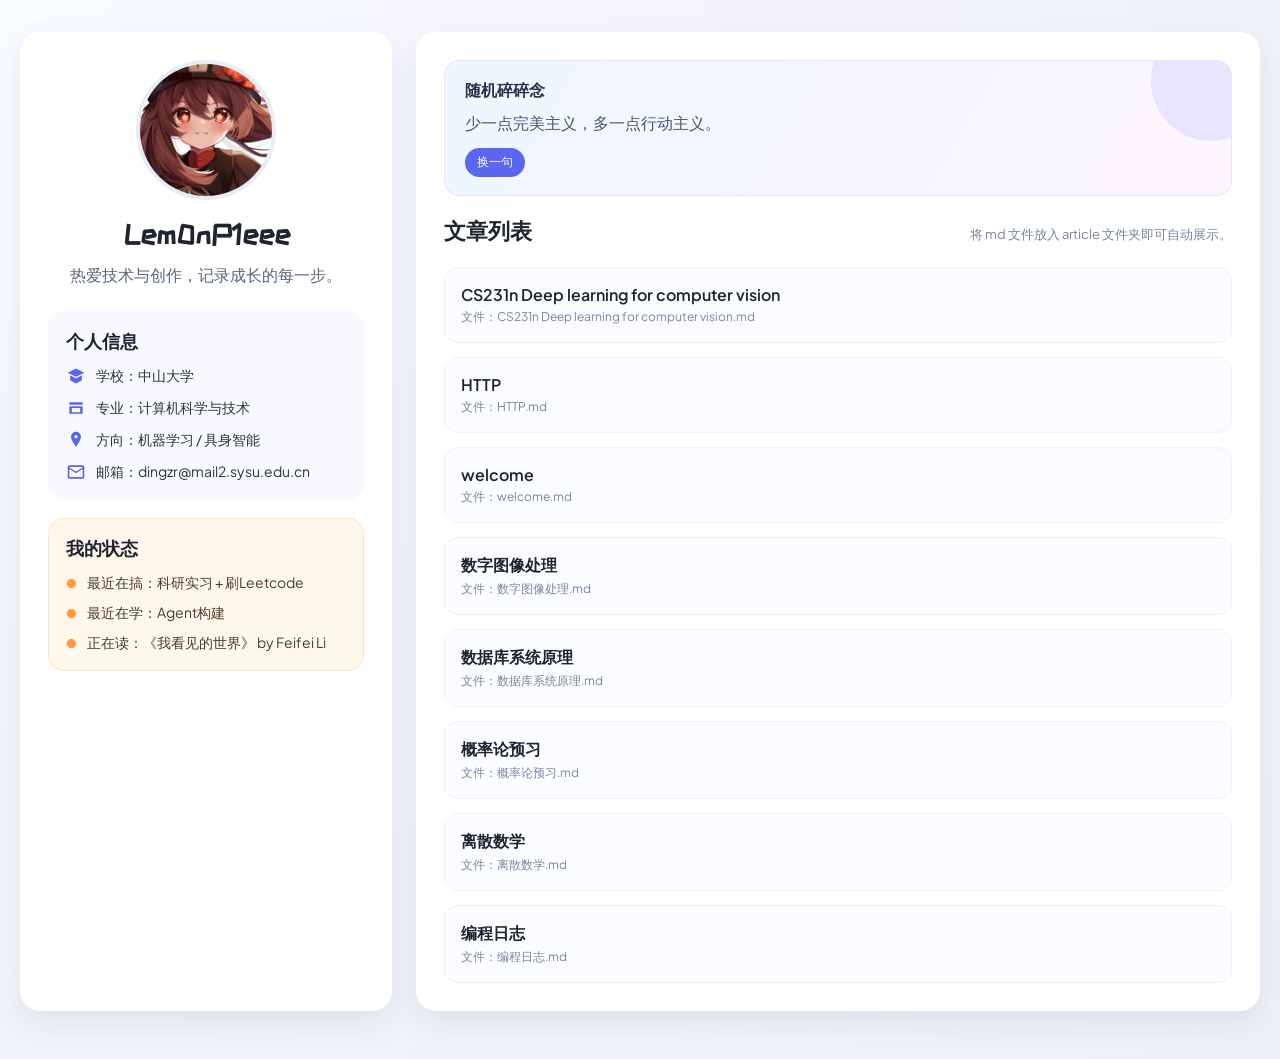
<file: index.html>
<!DOCTYPE html>
<html lang="zh-CN">
  <head>
    <meta charset="UTF-8" />
    <meta name="viewport" content="width=device-width, initial-scale=1.0" />
    <title>lem0npieee | 个人主页</title>
    <link rel="stylesheet" href="styles.css" />
  </head>
  <body>
    <div class="page">
      <aside class="profile">
        <div class="avatar-wrap">
          <img class="avatar" src="touxiang.png" alt="头像" />
        </div>
        <h1 class="name">Lem0nP1eee</h1>
        <p class="tagline">热爱技术与创作，记录成长的每一步。</p>
        <div class="info-card">
          <h2 class="section-title">个人信息</h2>
          <ul class="info-list">
            <li>
              <svg class="icon" viewBox="0 0 24 24" aria-hidden="true">
                <path
                  d="M12 3L2 8l10 5 10-5-10-5zm-7 8v6l7 4 7-4v-6l-7 4-7-4z"
                  fill="currentColor"
                />
              </svg>
              <span>学校：中山大学</span>
            </li>
            <li>
              <svg class="icon" viewBox="0 0 24 24" aria-hidden="true">
                <path
                  d="M4 5h16v3H4V5zm0 5h16v9H4v-9zm3 2v5h10v-5H7z"
                  fill="currentColor"
                />
              </svg>
              <span>专业：计算机科学与技术</span>
            </li>
            <li>
              <svg class="icon" viewBox="0 0 24 24" aria-hidden="true">
                <path
                  d="M12 2a6 6 0 016 6c0 4-6 12-6 12S6 12 6 8a6 6 0 016-6zm0 8a2 2 0 100-4 2 2 0 000 4z"
                  fill="currentColor"
                />
              </svg>
              <span>方向：机器学习 / 具身智能</span>
            </li>
            <li>
              <svg class="icon" viewBox="0 0 24 24" aria-hidden="true">
                <path
                  d="M4 4h16a2 2 0 012 2v12a2 2 0 01-2 2H4a2 2 0 01-2-2V6a2 2 0 012-2zm0 2v.5l8 5 8-5V6H4zm16 12V8.5l-7.5 4.7a1 1 0 01-1 0L4 8.5V18h16z"
                  fill="currentColor"
                />
              </svg>
              <span>邮箱：dingzr@mail2.sysu.edu.cn</span>
            </li>
          </ul>
        </div>
        <div class="status-card">
          <h2 class="section-title">我的状态</h2>
          <ul class="status-list">
            <li>
              <span class="status-dot">●</span>
              <span>最近在搞：科研实习 + 刷Leetcode</span>
            </li>
            <li>
              <span class="status-dot">●</span>
              <span>最近在学：Agent构建</span>
            </li>
            <li>
              <span class="status-dot">●</span>
              <span>正在读：《我看见的世界》 by Feifei Li</span>
            </li>
          </ul>
        </div>
      </aside>

      <main class="articles">
        <section class="quote-card">
          <div class="quote-title">随机碎碎念</div>
          <p id="daily-quote" class="quote-text">正在加载一句话...</p>
          <button id="quote-refresh" class="quote-refresh" type="button">
            换一句
          </button>
        </section>
        <div class="articles-header">
          <h2>文章列表</h2>
          <p class="hint">将 md 文件放入 article 文件夹即可自动展示。</p>
        </div>
        <div id="article-list" class="article-list">
          <div class="empty">正在加载文章...</div>
        </div>
      </main>
    </div>

    <script>
      const defaultOwner = "lem0npieee";
      const defaultRepo = "lem0npieee.github.io";
      const host = window.location.hostname;
      const inferredOwner = host.endsWith("github.io")
        ? host.split(".")[0]
        : defaultOwner;
      const inferredRepo = host.endsWith("github.io")
        ? `${inferredOwner}.github.io`
        : defaultRepo;
      const repoOwner = inferredOwner;
      const repoName = inferredRepo;
      const articleDir = "article";
      const apiUrl = `https://api.github.com/repos/${repoOwner}/${repoName}/contents/${articleDir}`;
      const listEl = document.getElementById("article-list");
      const quoteEl = document.getElementById("daily-quote");
      const quoteBtn = document.getElementById("quote-refresh");

      const quotes = [
        "今天也在训练自己的直觉和耐心。",
        "写博客像整理房间：整理完心情也会更干净。",
        "把问题拆小一点，它就会开始变可爱。",
        "灵感不是闪电，更多是不断敲门。",
        "今天的进度，哪怕只有 1%。",
        "少一点完美主义，多一点行动主义。",
        "做一个有输出的人，哪怕输出很小。",
        "写下来，事情就开始可控了。",
        "学习像走路，慢也能到。",
        "让好奇心当导航。"
      ];

      const renderEmpty = (message) => {
        listEl.innerHTML = `<div class="empty">${message}</div>`;
      };

      const setRandomQuote = () => {
        if (!quoteEl) {
          return;
        }
        const index = Math.floor(Math.random() * quotes.length);
        quoteEl.textContent = quotes[index];
      };

      const isMarkdown = (name) => /\.md$/i.test(name) || /\.markdown$/i.test(name);
      const normalizeFileName = (href) => {
        if (!href) {
          return "";
        }
        const cleaned = href.split("?")[0].split("#")[0];
        if (cleaned.endsWith("/")) {
          return "";
        }
        const parts = cleaned.split("/");
        return decodeURIComponent(parts[parts.length - 1] || "");
      };
      const renderList = (files) => {
        if (!files.length) {
          renderEmpty("暂时还没有文章，请确认 md 文件已推送到 article 文件夹。");
          return;
        }
        listEl.innerHTML = files
          .map((file) => {
            const title = file.name
              .replace(/\.markdown$/i, "")
              .replace(/\.md$/i, "");
            const link = `article.html?file=${encodeURIComponent(file.name)}`;
            return `<a class="article-item" href="${link}">
                <div class="article-title">${title}</div>
                <div class="article-meta">文件：${file.name}</div>
              </a>`;
          })
          .join("");
      };

      const fetchFromGitHub = () =>
        fetch(apiUrl)
          .then((res) => {
            if (!res.ok) {
              throw new Error("无法获取文章列表");
            }
            return res.json();
          })
          .then((data) => {
            const files = data
              .filter((item) => item.type === "file" && isMarkdown(item.name))
              .sort((a, b) => a.name.localeCompare(b.name, "zh-CN"));
            if (!files.length) {
              throw new Error("empty");
            }
            return files;
          });

      const fetchFromDirectoryIndex = () =>
        fetch(`${articleDir}/`)
          .then((res) => {
            if (!res.ok) {
              throw new Error("无法读取目录索引");
            }
            return res.text();
          })
          .then((html) => {
            const doc = new DOMParser().parseFromString(html, "text/html");
            const names = Array.from(doc.querySelectorAll("a"))
              .map((node) => normalizeFileName(node.getAttribute("href")))
              .filter((name) => isMarkdown(name));
            const unique = Array.from(new Set(names));
            if (!unique.length) {
              throw new Error("empty");
            }
            return unique.map((name) => ({ name }));
          });

      fetchFromGitHub()
        .then((files) => renderList(files))
        .catch(() =>
          fetchFromDirectoryIndex()
            .then((files) => renderList(files))
            .catch(() => {
              const message =
                window.location.protocol === "file:"
                  ? "本地预览请使用本地服务器（如 Live Server），否则无法读取目录。"
                  : "无法获取文章列表，请检查仓库是否公开且 article 目录存在。";
              renderEmpty(message);
            })
        );

      setRandomQuote();
      if (quoteBtn) {
        quoteBtn.addEventListener("click", setRandomQuote);
      }
    </script>
  </body>
</html>
</file>
<file: styles.css>
@import url("https://fonts.googleapis.com/css2?family=Plus+Jakarta+Sans:wght@400;600;700&family=ZCOOL+KuaiLe&display=swap");

* {
  box-sizing: border-box;
}

body {
  margin: 0;
  font-family: "Plus Jakarta Sans", "PingFang SC", "Microsoft YaHei", sans-serif;
  background: radial-gradient(circle at top left, #f8fbff 0%, #f4f6fb 35%, #edf0f8 100%);
  color: #1f2430;
}

.page {
  max-width: 1500px;
  margin: 0 auto;
  padding: 32px 20px 48px;
  display: flex;
  gap: 24px;
}

.profile {
  flex: 0 0 30%;
  background: #ffffff;
  border-radius: 20px;
  padding: 28px;
  box-shadow: 0 12px 30px rgba(31, 36, 48, 0.08);
}

.avatar-wrap {
  text-align: center;
}

.avatar {
  width: 140px;
  height: 140px;
  border-radius: 50%;
  object-fit: cover;
  border: 4px solid #e8ecf5;
}

.name {
  margin: 16px 0 4px;
  font-size: 28px;
  text-align: center;
  font-family: "ZCOOL KuaiLe", "Plus Jakarta Sans", sans-serif;
}

.tagline {
  text-align: center;
  color: #5b657a;
  margin-bottom: 24px;
}

.info-card {
  background: #f8f9fe;
  padding: 18px;
  border-radius: 16px;
}

.status-card {
  margin-top: 18px;
  background: #fff7ec;
  padding: 18px;
  border-radius: 16px;
  box-shadow: inset 0 0 0 1px rgba(255, 173, 72, 0.25);
}

.status-list {
  list-style: none;
  padding: 0;
  margin: 0;
  display: grid;
  gap: 10px;
  font-size: 14px;
  color: #4d3b25;
}

.status-dot {
  color: #ff9a3d;
  margin-right: 8px;
  font-size: 12px;
}

.section-title {
  margin: 0 0 12px;
  font-size: 18px;
}

.info-list {
  list-style: none;
  padding: 0;
  margin: 0;
  display: grid;
  gap: 12px;
}

.info-list li {
  display: flex;
  align-items: center;
  gap: 10px;
  color: #2c3444;
  font-size: 14px;
}

.icon {
  width: 20px;
  height: 20px;
  color: #5a66f0;
  flex-shrink: 0;
}

.articles {
  flex: 1;
  background: #ffffff;
  border-radius: 20px;
  padding: 28px;
  box-shadow: 0 12px 30px rgba(31, 36, 48, 0.08);
  min-height: 480px;
}

.quote-card {
  margin-bottom: 20px;
  padding: 18px 20px;
  border-radius: 16px;
  background: linear-gradient(120deg, #eef6ff 0%, #fdf6ff 100%);
  border: 1px solid rgba(90, 102, 240, 0.12);
  position: relative;
  overflow: hidden;
}

.quote-card::after {
  content: "";
  position: absolute;
  right: -40px;
  top: -40px;
  width: 120px;
  height: 120px;
  border-radius: 50%;
  background: rgba(90, 102, 240, 0.12);
}

.quote-title {
  font-weight: 700;
  color: #28314a;
  margin-bottom: 8px;
}

.quote-text {
  margin: 0 0 12px;
  color: #4a5670;
  line-height: 1.6;
}

.quote-refresh {
  border: none;
  background: #5a66f0;
  color: #ffffff;
  padding: 6px 12px;
  border-radius: 999px;
  font-size: 12px;
  cursor: pointer;
  transition: transform 0.2s ease, box-shadow 0.2s ease;
}

.quote-refresh:hover {
  transform: translateY(-1px);
  box-shadow: 0 6px 12px rgba(90, 102, 240, 0.25);
}

.articles-header {
  display: flex;
  align-items: baseline;
  justify-content: space-between;
  gap: 12px;
  margin-bottom: 20px;
}

.articles-header h2 {
  margin: 0;
  font-size: 22px;
}

.hint {
  margin: 0;
  color: #7a859c;
  font-size: 13px;
}

.article-list {
  display: grid;
  gap: 14px;
}

.article-item {
  display: block;
  padding: 16px;
  border-radius: 14px;
  border: 1px solid #eef1f8;
  text-decoration: none;
  color: inherit;
  transition: transform 0.2s ease, box-shadow 0.2s ease;
  background: #fbfcff;
}

.article-item:hover {
  transform: translateY(-2px);
  box-shadow: 0 8px 18px rgba(31, 36, 48, 0.1);
}

.article-title {
  font-size: 16px;
  font-weight: 600;
  margin-bottom: 4px;
}

.article-meta {
  font-size: 12px;
  color: #7a859c;
}

.empty {
  padding: 24px;
  text-align: center;
  color: #7a859c;
  background: #f6f7fc;
  border-radius: 14px;
}

.article-page {
  max-width: 1200px;
  margin: 0 auto;
  padding: 32px 20px 60px;
}

.back-link {
  display: inline-block;
  margin-bottom: 16px;
  color: #5a66f0;
  text-decoration: none;
  font-weight: 600;
}

.article-content {
  margin-top: 16px;
  white-space: normal;
  background: #ffffff;
  padding: 24px;
  border-radius: 18px;
  box-shadow: 0 12px 30px rgba(31, 36, 48, 0.08);
  line-height: 1.7;
  color: #2c3444;
}

.article-content h1,
.article-content h2,
.article-content h3 {
  margin-top: 24px;
  margin-bottom: 12px;
}

.article-content p {
  margin: 0 0 12px;
}

.article-content ul,
.article-content ol {
  padding-left: 22px;
  margin: 0 0 12px;
}

.article-content a {
  color: #5a66f0;
}

.article-content img {
  max-width: 100%;
  height: auto;
  display: block;
  margin: 16px auto;
  border-radius: 12px;
  box-shadow: 0 10px 20px rgba(31, 36, 48, 0.12);
}

.article-content blockquote {
  margin: 0 0 12px;
  padding: 10px 16px;
  background: #f5f7ff;
  border-left: 4px solid #5a66f0;
  color: #4b556a;
}

.article-content mark {
  background: #ffe8a3;
  padding: 0 4px;
  border-radius: 4px;
}

.article-content pre {
  background: #1f2430;
  color: #e7e9f3;
  padding: 16px;
  border-radius: 12px;
  overflow-x: auto;
  margin: 0 0 12px;
}

.article-content code {
  background: #eef1f8;
  padding: 2px 6px;
  border-radius: 6px;
  font-family: "Consolas", "Courier New", monospace;
  font-size: 0.95em;
}

.article-content pre code {
  background: transparent;
  padding: 0;
  color: inherit;
  display: block;
}

.article-content table {
  width: 100%;
  border-collapse: collapse;
  margin: 0 0 12px;
  font-size: 14px;
}

.article-content th,
.article-content td {
  border: 1px solid #e0e5f2;
  padding: 8px 10px;
  text-align: left;
}

.article-content thead {
  background: #f5f7ff;
}

.article-content tbody tr:nth-child(even) {
  background: #fafbff;
}

.article-content .task-item {
  list-style: none;
}

.article-content input[type="checkbox"] {
  margin-right: 8px;
}

.article-content .footnotes {
  margin-top: 24px;
  padding-top: 12px;
  border-top: 1px solid #e6eaf4;
  color: #5b657a;
  font-size: 13px;
}

.article-content .footnotes ol {
  padding-left: 18px;
}

@media (max-width: 960px) {
  .page {
    flex-direction: column;
  }

  .profile,
  .articles {
    width: 100%;
  }
}
</file>
